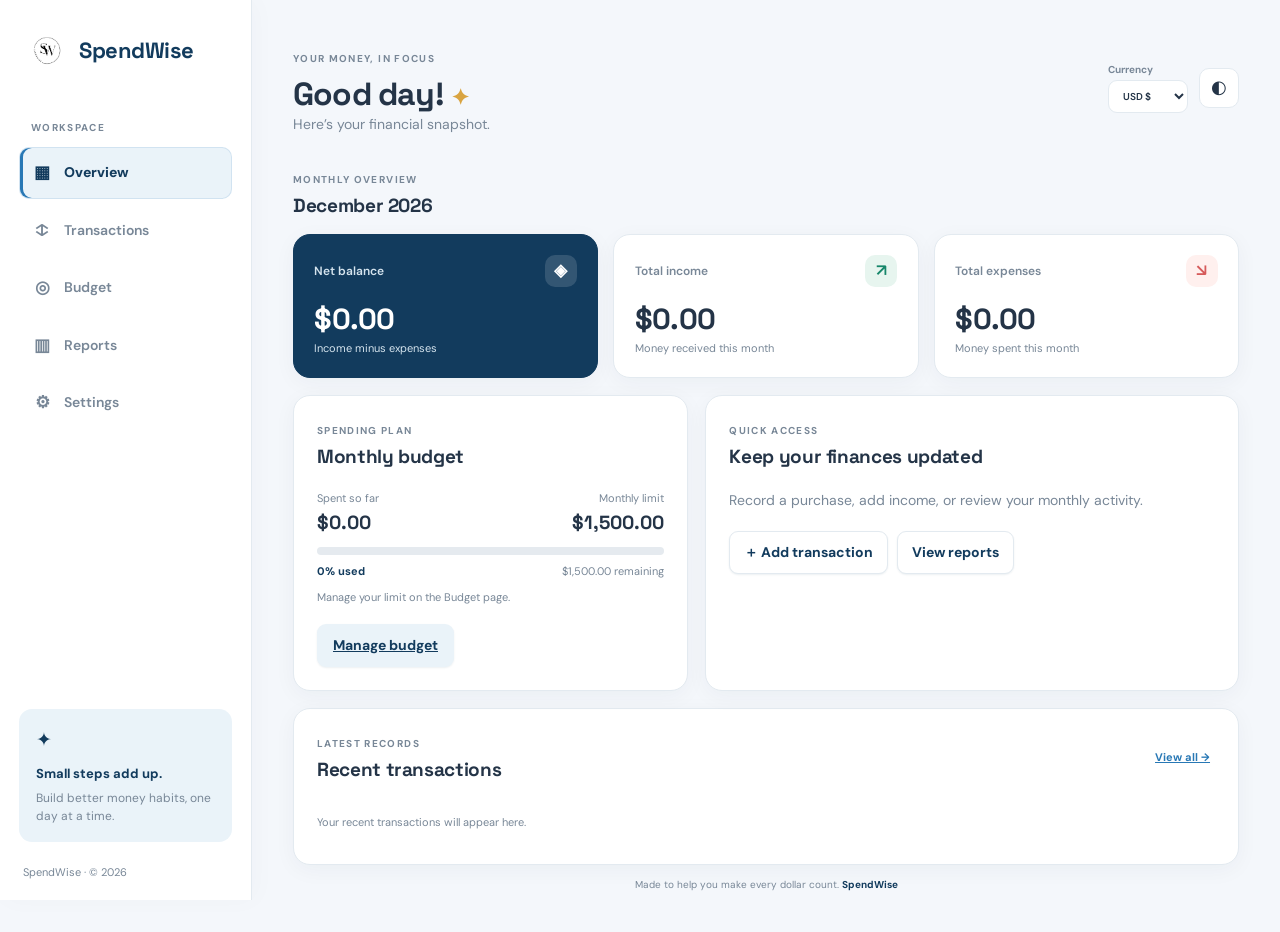
<file: index.html>
<!doctype html><html lang="en"><head><meta charset="utf-8"><meta name="viewport" content="width=device-width, initial-scale=1"><meta name="theme-color" content="#123b5d"><title>Overview | SpendWise</title><link rel="icon" href="./Assets/Logo.jpg"><link rel="preconnect" href="https://fonts.googleapis.com"><link rel="preconnect" href="https://fonts.gstatic.com" crossorigin><link href="https://fonts.googleapis.com/css2?family=DM+Sans:wght@400;500;600;700&family=Space+Grotesk:wght@500;600;700&display=swap" rel="stylesheet"><link rel="stylesheet" href="./styles.css?v=20261110-responsive-2"><script src="./js/app.js" defer></script><script src="./js/dashboard.js" defer></script></head><body><div class="app-shell"><aside class="sidebar"><a class="brand" href="./index.html"><img src="./Assets/Logo.jpg" alt="" width="42" height="42"><span>SpendWise</span></a><div class="nav-caption">WORKSPACE</div><nav class="navigation" aria-label="Main navigation"><a class="nav-link active" href="./index.html"><span>▦</span> Overview</a><a class="nav-link" href="./transactions.html"><span>↕</span> Transactions</a><a class="nav-link" href="./budget.html"><span>◎</span> Budget</a><a class="nav-link" href="./reports.html"><span>▥</span> Reports</a><a class="nav-link" href="./settings.html"><span>⚙</span> Settings</a></nav><div class="sidebar-bottom"><div class="sidebar-note"><span class="note-icon">✦</span><strong>Small steps add up.</strong><p>Build better money habits, one day at a time.</p></div><div class="sidebar-footer">SpendWise · © <span id="currentYear"></span></div></div></aside><main class="main-content"><header class="topbar"><div><p class="eyebrow">YOUR MONEY, IN FOCUS</p><h1>Good day! <span class="wave">✦</span></h1><p class="page-subtitle">Here’s your financial snapshot.</p></div><div class="topbar-actions"><label class="currency-control"><span>Currency</span><select id="currencySelect"><option value="USD">USD $</option><option value="KES">KES KSh</option><option value="SSP">SSP £</option><option value="EUR">EUR €</option><option value="GBP">GBP £</option></select></label><button class="icon-button theme-button" id="themeToggle" type="button" aria-label="Toggle dark theme">◐</button></div></header><section class="month-toolbar"><div><span class="eyebrow">MONTHLY OVERVIEW</span><h2 id="monthLabel"></h2></div></section><section class="summary-grid"><article class="summary-card balance-card"><div class="summary-top"><span>Net balance</span><span class="summary-icon">◈</span></div><strong id="netBalance"></strong><p>Income minus expenses</p></article><article class="summary-card"><div class="summary-top"><span>Total income</span><span class="summary-icon income-icon">↗</span></div><strong id="totalIncome"></strong><p>Money received this month</p></article><article class="summary-card"><div class="summary-top"><span>Total expenses</span><span class="summary-icon expense-icon">↘</span></div><strong id="totalExpenses"></strong><p>Money spent this month</p></article></section><section class="content-grid"><article class="panel"><div class="panel-heading"><div><span class="eyebrow">SPENDING PLAN</span><h2>Monthly budget</h2></div></div><div class="budget-numbers"><div><span class="muted">Spent so far</span><strong id="spent"></strong></div><div class="align-right"><span class="muted">Monthly limit</span><strong id="limit"></strong></div></div><div class="progress-track"><span id="progress"></span></div><div class="progress-meta"><strong id="percent"></strong><span id="remaining"></span></div><p class="budget-message">Manage your limit on the Budget page.</p><a class="button button-secondary" href="./budget.html">Manage budget</a></article><article class="panel"><div class="panel-heading"><div><span class="eyebrow">QUICK ACCESS</span><h2>Keep your finances updated</h2></div></div><p class="page-subtitle">Record a purchase, add income, or review your monthly activity.</p><div class="quick-links"><a class="button button-primary" href="./transactions.html">＋ Add transaction</a><a class="button button-secondary" href="./reports.html">View reports</a></div></article></section><section class="panel"><div class="panel-heading"><div><span class="eyebrow">LATEST RECORDS</span><h2>Recent transactions</h2></div><a class="text-button" href="./transactions.html">View all →</a></div><div id="recentList" class="transaction-list"></div><p class="muted" id="noRecent">Your recent transactions will appear here.</p></section><footer class="main-footer">Made to help you make every dollar count. <span>SpendWise</span></footer></main></div><div class="toast" id="toast" role="status" aria-live="polite"></div></body></html>
</file>
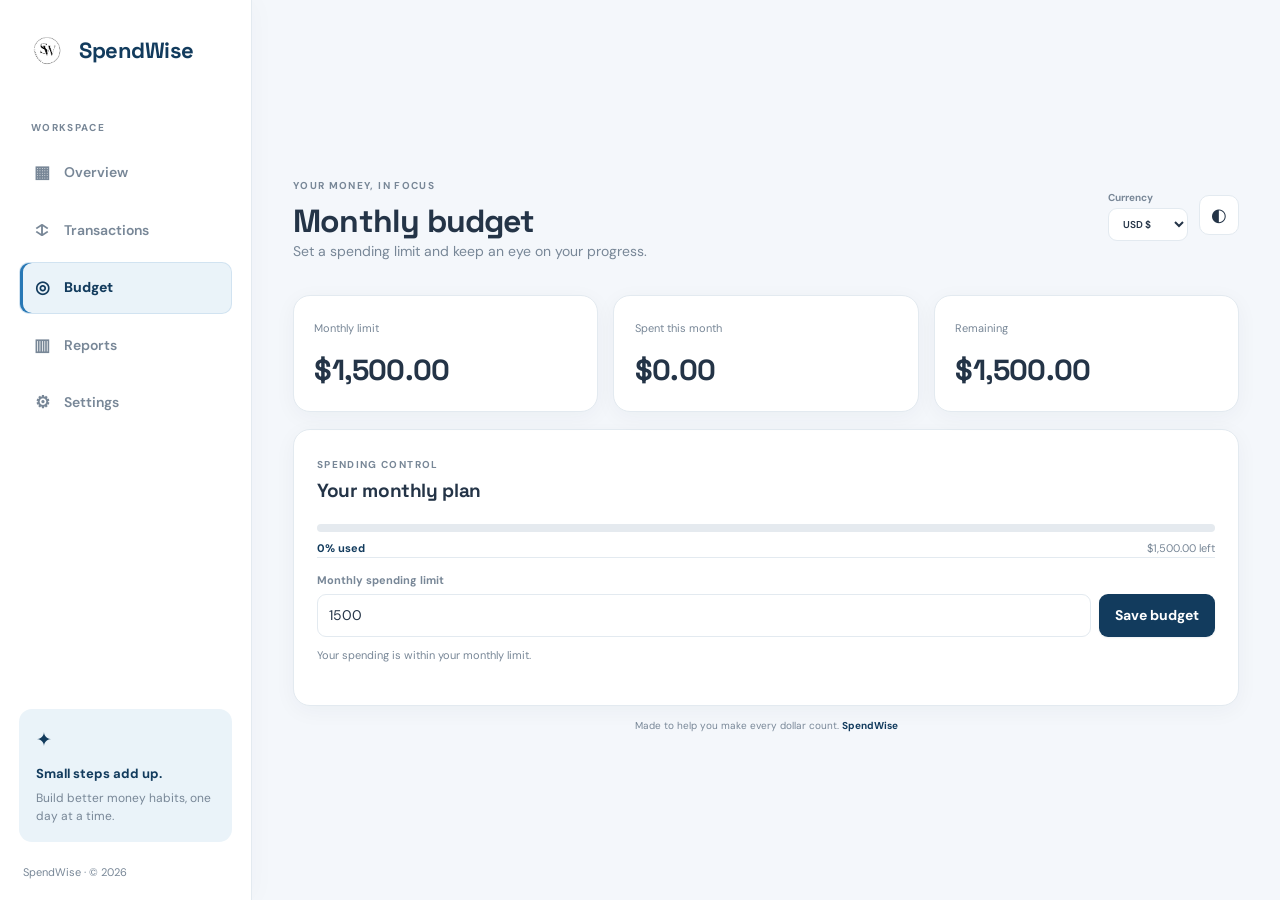
<file: budget.html>
<!doctype html><html lang="en"><head><meta charset="utf-8"><meta name="viewport" content="width=device-width, initial-scale=1"><meta name="theme-color" content="#123b5d"><title>Monthly budget | SpendWise</title><link rel="icon" href="./Assets/Logo.jpg"><link rel="preconnect" href="https://fonts.googleapis.com"><link rel="preconnect" href="https://fonts.gstatic.com" crossorigin><link href="https://fonts.googleapis.com/css2?family=DM+Sans:wght@400;500;600;700&family=Space+Grotesk:wght@500;600;700&display=swap" rel="stylesheet"><link rel="stylesheet" href="./styles.css?v=20261110-responsive-2"><script src="./js/app.js" defer></script><script src="./js/budget.js" defer></script></head><body><div class="app-shell"><aside class="sidebar"><a class="brand" href="./index.html"><img src="./Assets/Logo.jpg" alt="" width="42" height="42"><span>SpendWise</span></a><div class="nav-caption">WORKSPACE</div><nav class="navigation" aria-label="Main navigation"><a class="nav-link" href="./index.html"><span>▦</span> Overview</a><a class="nav-link" href="./transactions.html"><span>↕</span> Transactions</a><a class="nav-link" href="./budget.html"><span>◎</span> Budget</a><a class="nav-link" href="./reports.html"><span>▥</span> Reports</a><a class="nav-link" href="./settings.html"><span>⚙</span> Settings</a></nav><div class="sidebar-bottom"><div class="sidebar-note"><span class="note-icon">✦</span><strong>Small steps add up.</strong><p>Build better money habits, one day at a time.</p></div><div class="sidebar-footer">SpendWise · © <span id="currentYear"></span></div></div></aside><main class="main-content"><header class="topbar"><div><p class="eyebrow">YOUR MONEY, IN FOCUS</p><h1>Monthly budget</h1><p class="page-subtitle">Set a spending limit and keep an eye on your progress.</p></div><div class="topbar-actions"><label class="currency-control"><span>Currency</span><select id="currencySelect"><option value="USD">USD $</option><option value="KES">KES KSh</option><option value="SSP">SSP £</option><option value="EUR">EUR €</option><option value="GBP">GBP £</option></select></label><button class="icon-button theme-button" id="themeToggle" type="button" aria-label="Toggle dark theme">◐</button></div></header><section class="summary-grid"><article class="summary-card"><span class="muted">Monthly limit</span><strong id="budgetLimit"></strong></article><article class="summary-card"><span class="muted">Spent this month</span><strong id="budgetSpent"></strong></article><article class="summary-card"><span class="muted">Remaining</span><strong id="budgetRemaining"></strong></article></section><section class="panel"><div class="panel-heading"><div><span class="eyebrow">SPENDING CONTROL</span><h2>Your monthly plan</h2></div></div><div class="progress-track"><span id="budgetProgress"></span></div><div class="progress-meta"><strong id="budgetPercent"></strong><span id="budgetStatus"></span></div><form id="budgetForm" class="budget-form"><label for="budgetInput">Monthly spending limit</label><div class="inline-form"><input id="budgetInput" type="number" min="0" step="0.01" required><button class="button button-primary" type="submit">Save budget</button></div></form><p class="budget-message" id="budgetMessage"></p></section><footer class="main-footer">Made to help you make every dollar count. <span>SpendWise</span></footer></main></div><div class="toast" id="toast" role="status" aria-live="polite"></div></body></html>
</file>
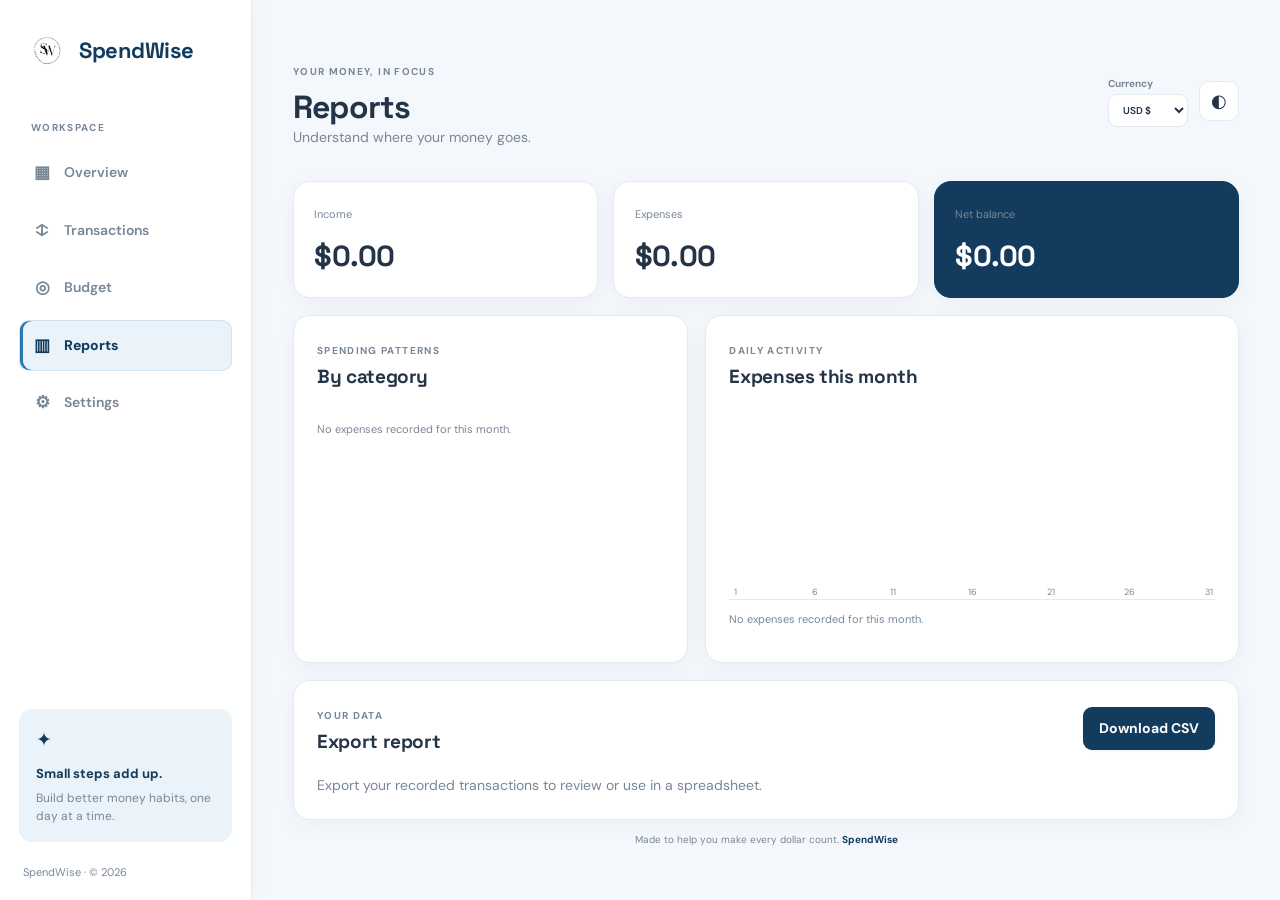
<file: reports.html>
<!doctype html><html lang="en"><head><meta charset="utf-8"><meta name="viewport" content="width=device-width, initial-scale=1"><meta name="theme-color" content="#123b5d"><title>Reports | SpendWise</title><link rel="icon" href="./Assets/Logo.jpg"><link rel="preconnect" href="https://fonts.googleapis.com"><link rel="preconnect" href="https://fonts.gstatic.com" crossorigin><link href="https://fonts.googleapis.com/css2?family=DM+Sans:wght@400;500;600;700&family=Space+Grotesk:wght@500;600;700&display=swap" rel="stylesheet"><link rel="stylesheet" href="./styles.css?v=20261110-responsive-2"><script src="./js/app.js" defer></script><script src="./js/reports.js" defer></script></head><body><div class="app-shell"><aside class="sidebar"><a class="brand" href="./index.html"><img src="./Assets/Logo.jpg" alt="" width="42" height="42"><span>SpendWise</span></a><div class="nav-caption">WORKSPACE</div><nav class="navigation" aria-label="Main navigation"><a class="nav-link" href="./index.html"><span>▦</span> Overview</a><a class="nav-link" href="./transactions.html"><span>↕</span> Transactions</a><a class="nav-link" href="./budget.html"><span>◎</span> Budget</a><a class="nav-link" href="./reports.html"><span>▥</span> Reports</a><a class="nav-link" href="./settings.html"><span>⚙</span> Settings</a></nav><div class="sidebar-bottom"><div class="sidebar-note"><span class="note-icon">✦</span><strong>Small steps add up.</strong><p>Build better money habits, one day at a time.</p></div><div class="sidebar-footer">SpendWise · © <span id="currentYear"></span></div></div></aside><main class="main-content"><header class="topbar"><div><p class="eyebrow">YOUR MONEY, IN FOCUS</p><h1>Reports</h1><p class="page-subtitle">Understand where your money goes.</p></div><div class="topbar-actions"><label class="currency-control"><span>Currency</span><select id="currencySelect"><option value="USD">USD $</option><option value="KES">KES KSh</option><option value="SSP">SSP £</option><option value="EUR">EUR €</option><option value="GBP">GBP £</option></select></label><button class="icon-button theme-button" id="themeToggle" type="button" aria-label="Toggle dark theme">◐</button></div></header><section class="summary-grid"><article class="summary-card"><span class="muted">Income</span><strong id="reportIncome"></strong></article><article class="summary-card"><span class="muted">Expenses</span><strong id="reportExpenses"></strong></article><article class="summary-card balance-card"><span class="muted">Net balance</span><strong id="reportBalance"></strong></article></section><section class="content-grid"><article class="panel"><div class="panel-heading"><div><span class="eyebrow">SPENDING PATTERNS</span><h2>By category</h2></div></div><div id="categoryBreakdown" class="category-breakdown"></div></article><article class="panel"><div class="panel-heading"><div><span class="eyebrow">DAILY ACTIVITY</span><h2>Expenses this month</h2></div></div><div id="spendingChart" class="spending-chart report-chart"></div><p class="muted" id="chartEmpty">No expenses recorded for this month.</p></article></section><section class="panel"><div class="panel-heading"><div><span class="eyebrow">YOUR DATA</span><h2>Export report</h2></div><button class="button button-primary" id="exportCsv">Download CSV</button></div><p class="page-subtitle">Export your recorded transactions to review or use in a spreadsheet.</p></section><footer class="main-footer">Made to help you make every dollar count. <span>SpendWise</span></footer></main></div><div class="toast" id="toast" role="status" aria-live="polite"></div></body></html>
</file>
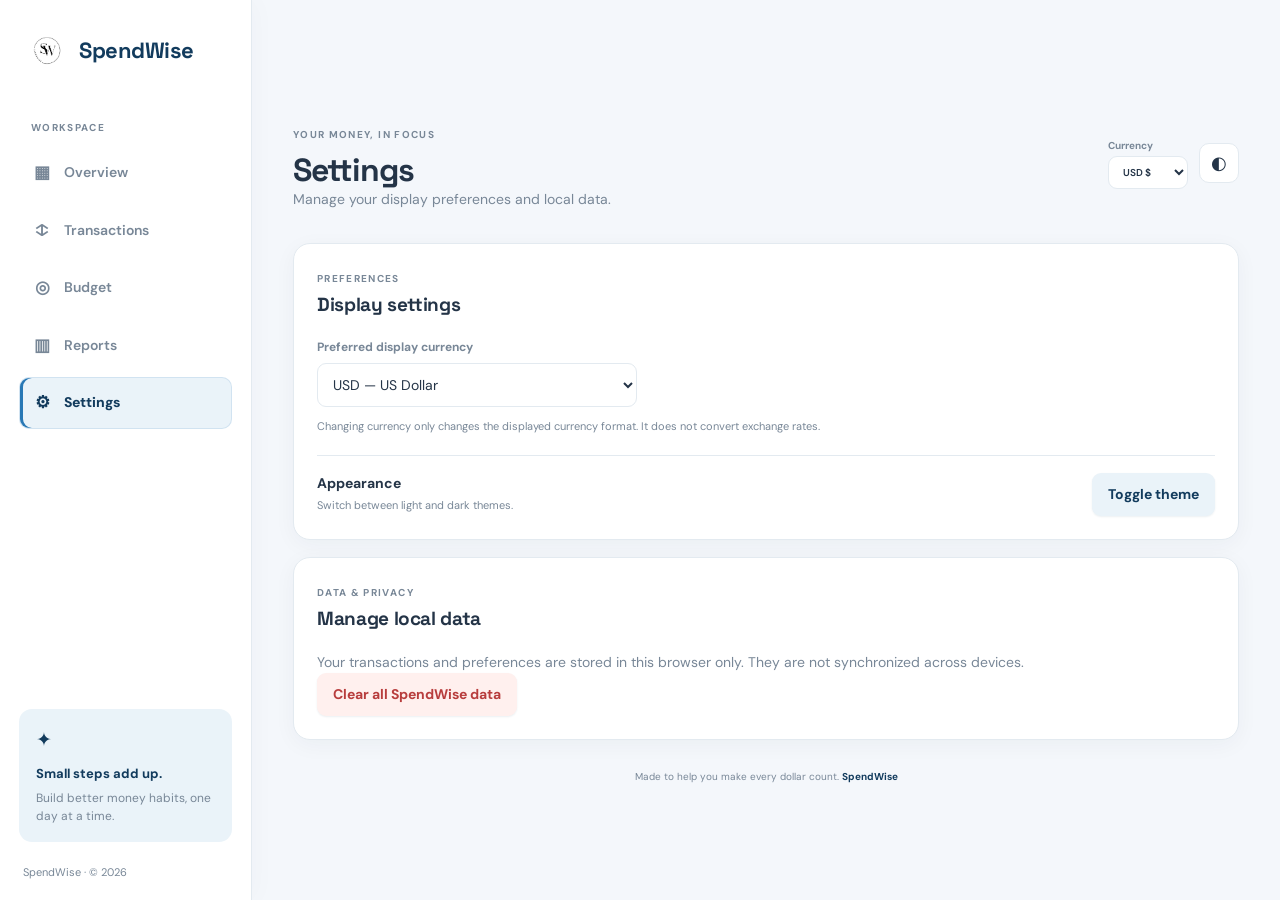
<file: settings.html>
<!doctype html><html lang="en"><head><meta charset="utf-8"><meta name="viewport" content="width=device-width, initial-scale=1"><meta name="theme-color" content="#123b5d"><title>Settings | SpendWise</title><link rel="icon" href="./Assets/Logo.jpg"><link rel="preconnect" href="https://fonts.googleapis.com"><link rel="preconnect" href="https://fonts.gstatic.com" crossorigin><link href="https://fonts.googleapis.com/css2?family=DM+Sans:wght@400;500;600;700&family=Space+Grotesk:wght@500;600;700&display=swap" rel="stylesheet"><link rel="stylesheet" href="./styles.css?v=20261110-responsive-2"><script src="./js/app.js" defer></script><script src="./js/settings.js" defer></script></head><body><div class="app-shell"><aside class="sidebar"><a class="brand" href="./index.html"><img src="./Assets/Logo.jpg" alt="" width="42" height="42"><span>SpendWise</span></a><div class="nav-caption">WORKSPACE</div><nav class="navigation" aria-label="Main navigation"><a class="nav-link" href="./index.html"><span>▦</span> Overview</a><a class="nav-link" href="./transactions.html"><span>↕</span> Transactions</a><a class="nav-link" href="./budget.html"><span>◎</span> Budget</a><a class="nav-link" href="./reports.html"><span>▥</span> Reports</a><a class="nav-link" href="./settings.html"><span>⚙</span> Settings</a></nav><div class="sidebar-bottom"><div class="sidebar-note"><span class="note-icon">✦</span><strong>Small steps add up.</strong><p>Build better money habits, one day at a time.</p></div><div class="sidebar-footer">SpendWise · © <span id="currentYear"></span></div></div></aside><main class="main-content"><header class="topbar"><div><p class="eyebrow">YOUR MONEY, IN FOCUS</p><h1>Settings</h1><p class="page-subtitle">Manage your display preferences and local data.</p></div><div class="topbar-actions"><label class="currency-control"><span>Currency</span><select id="currencySelect"><option value="USD">USD $</option><option value="KES">KES KSh</option><option value="SSP">SSP £</option><option value="EUR">EUR €</option><option value="GBP">GBP £</option></select></label><button class="icon-button theme-button" id="themeToggle" type="button" aria-label="Toggle dark theme">◐</button></div></header><section class="panel settings-panel"><div class="panel-heading"><div><span class="eyebrow">PREFERENCES</span><h2>Display settings</h2></div></div><label for="settingsCurrency">Preferred display currency</label><select id="settingsCurrency"><option value="USD">USD — US Dollar</option><option value="KES">KES — Kenyan Shilling</option><option value="SSP">SSP — South Sudanese Pound</option><option value="EUR">EUR — Euro</option><option value="GBP">GBP — British Pound</option></select><p class="muted">Changing currency only changes the displayed currency format. It does not convert exchange rates.</p><div class="settings-row"><div><strong>Appearance</strong><p class="muted">Switch between light and dark themes.</p></div><button class="button button-secondary" id="settingsTheme">Toggle theme</button></div></section><section class="panel settings-panel"><div class="panel-heading"><div><span class="eyebrow">DATA & PRIVACY</span><h2>Manage local data</h2></div></div><p class="page-subtitle">Your transactions and preferences are stored in this browser only. They are not synchronized across devices.</p><button class="button button-danger" id="clearData">Clear all SpendWise data</button></section><footer class="main-footer">Made to help you make every dollar count. <span>SpendWise</span></footer></main></div><div class="toast" id="toast" role="status" aria-live="polite"></div></body></html>
</file>
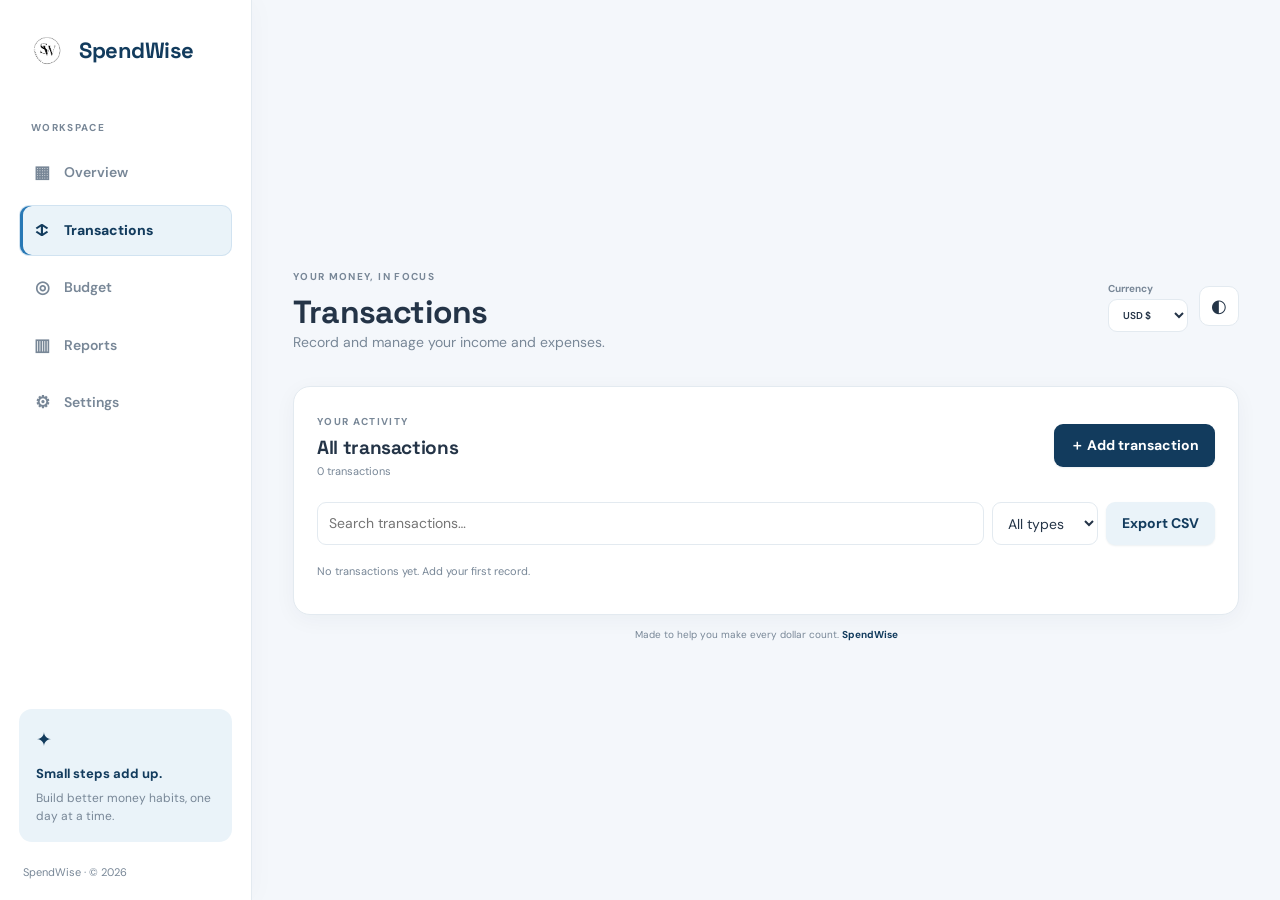
<file: transactions.html>
<!doctype html><html lang="en"><head><meta charset="utf-8"><meta name="viewport" content="width=device-width, initial-scale=1"><meta name="theme-color" content="#123b5d"><title>Transactions | SpendWise</title><link rel="icon" href="./Assets/Logo.jpg"><link rel="preconnect" href="https://fonts.googleapis.com"><link rel="preconnect" href="https://fonts.gstatic.com" crossorigin><link href="https://fonts.googleapis.com/css2?family=DM+Sans:wght@400;500;600;700&family=Space+Grotesk:wght@500;600;700&display=swap" rel="stylesheet"><link rel="stylesheet" href="./styles.css?v=20261110-responsive-2"><script src="./js/app.js" defer></script><script src="./js/transactions.js" defer></script></head><body><div class="app-shell"><aside class="sidebar"><a class="brand" href="./index.html"><img src="./Assets/Logo.jpg" alt="" width="42" height="42"><span>SpendWise</span></a><div class="nav-caption">WORKSPACE</div><nav class="navigation" aria-label="Main navigation"><a class="nav-link" href="./index.html"><span>▦</span> Overview</a><a class="nav-link" href="./transactions.html"><span>↕</span> Transactions</a><a class="nav-link" href="./budget.html"><span>◎</span> Budget</a><a class="nav-link" href="./reports.html"><span>▥</span> Reports</a><a class="nav-link" href="./settings.html"><span>⚙</span> Settings</a></nav><div class="sidebar-bottom"><div class="sidebar-note"><span class="note-icon">✦</span><strong>Small steps add up.</strong><p>Build better money habits, one day at a time.</p></div><div class="sidebar-footer">SpendWise · © <span id="currentYear"></span></div></div></aside><main class="main-content"><header class="topbar"><div><p class="eyebrow">YOUR MONEY, IN FOCUS</p><h1>Transactions</h1><p class="page-subtitle">Record and manage your income and expenses.</p></div><div class="topbar-actions"><label class="currency-control"><span>Currency</span><select id="currencySelect"><option value="USD">USD $</option><option value="KES">KES KSh</option><option value="SSP">SSP £</option><option value="EUR">EUR €</option><option value="GBP">GBP £</option></select></label><button class="icon-button theme-button" id="themeToggle" type="button" aria-label="Toggle dark theme">◐</button></div></header><section class="panel"><div class="panel-heading"><div><span class="eyebrow">YOUR ACTIVITY</span><h2>All transactions</h2><span class="muted" id="transactionCount"></span></div><button class="button button-primary" id="addTransaction">＋ Add transaction</button></div><div class="transaction-tools"><input id="transactionSearch" type="search" placeholder="Search transactions…" aria-label="Search transactions"><select id="transactionFilter"><option value="all">All types</option><option value="expense">Expenses</option><option value="income">Income</option></select><button class="button button-secondary" id="exportCsv">Export CSV</button></div><div id="transactionList" class="transaction-list"></div><p class="muted" id="emptyState">No transactions yet. Add your first record.</p></section><dialog class="transaction-modal" id="transactionModal"><form id="transactionForm" class="modal-card"><div class="modal-heading"><div><span class="eyebrow">TRANSACTION DETAILS</span><h2 id="modalTitle">Add transaction</h2></div><button class="icon-button" id="closeModal" type="button">×</button></div><label for="transactionType">Type</label><select id="transactionType"><option value="expense">Expense</option><option value="income">Income</option></select><label for="transactionTitle">Description</label><input id="transactionTitle" maxlength="70" required placeholder="e.g. Weekly groceries"><div class="form-row"><div><label for="transactionAmount">Amount</label><input id="transactionAmount" type="number" min="0.01" step="0.01" required></div><div><label for="transactionCategory">Category</label><select id="transactionCategory"></select></div></div><label for="transactionDate">Date</label><input id="transactionDate" type="date" required><label for="transactionNote">Note (optional)</label><textarea id="transactionNote" rows="2" maxlength="180"></textarea><div class="modal-actions"><button class="button button-secondary" id="cancelModal" type="button">Cancel</button><button class="button button-primary" type="submit">Save transaction</button></div></form></dialog><footer class="main-footer">Made to help you make every dollar count. <span>SpendWise</span></footer></main></div><div class="toast" id="toast" role="status" aria-live="polite"></div></body></html>
</file>
<file: styles.css>
:root{--navy:#123b5d;--blue:#2878b5;--blue-soft:#eaf3f9;--bg:#f4f7fb;--surface:#fff;--text:#243447;--muted:#788797;--border:#e3eaf0;--green:#16866a;--red:#d65a5a;--shadow:0 8px 26px rgba(22,54,79,.055);--radius:17px;color-scheme:light}
:root[data-theme="dark"]{--navy:#a6d5f2;--blue:#5aa9d9;--blue-soft:#1c3546;--bg:#101a23;--surface:#192733;--text:#e7eef4;--muted:#9eafbd;--border:#30414e;--green:#5cc6a2;--red:#f18a8a;--shadow:0 8px 26px rgba(0,0,0,.16);color-scheme:dark}
*{box-sizing:border-box}html{scroll-behavior:smooth}body{margin:0;background:var(--bg);color:var(--text);font-family:"DM Sans",sans-serif;font-size:14px;line-height:1.5}button,input,select,textarea{font:inherit}button{cursor:pointer}button:focus-visible,a:focus-visible,input:focus-visible,select:focus-visible,textarea:focus-visible{outline:3px solid color-mix(in srgb,var(--blue) 40%,transparent);outline-offset:2px}.app-shell{min-height:100vh;display:grid;grid-template-columns:248px minmax(0,1fr)}.sidebar{position:sticky;top:0;height:100vh;padding:29px 19px 20px;background:var(--surface);border-right:1px solid var(--border);display:flex;flex-direction:column}.brand{display:flex;align-items:center;gap:11px;margin:0 0 49px 7px;color:var(--navy);font:700 22px "Space Grotesk",sans-serif;text-decoration:none}.brand img{border-radius:12px;object-fit:cover}.nav-caption,.eyebrow{font-size:10px;font-weight:700;letter-spacing:1.35px;color:var(--muted)}.nav-caption{padding:0 12px;margin-bottom:12px}.navigation{display:grid;gap:6px}.nav-link{display:flex;align-items:center;gap:13px;padding:12px 13px;border-radius:10px;text-decoration:none;color:var(--muted);font-weight:600;transition:.18s}.nav-link span{width:18px;text-align:center;font-size:17px}.nav-link:hover,.nav-link.active{background:var(--blue-soft);color:var(--navy)}.sidebar-bottom{margin-top:auto}.sidebar-note{padding:17px;background:var(--blue-soft);border-radius:13px;color:var(--navy)}.note-icon{display:block;font-size:19px;margin-bottom:8px}.sidebar-note strong{font-size:13px}.sidebar-note p{margin:5px 0 0;color:var(--muted);font-size:12px}.sidebar-footer{margin:22px 4px 0;color:var(--muted);font-size:11px}.main-content{width:min(1440px,100%);margin:auto;padding:37px clamp(22px,4vw,58px) 22px}.topbar{display:flex;justify-content:space-between;align-items:center;gap:20px;margin-bottom:33px}.topbar h1{margin:5px 0 1px;font:700 clamp(25px,3vw,32px) "Space Grotesk",sans-serif;letter-spacing:-.8px}.wave{color:#d9a441;font-size:22px}.page-subtitle{margin:0;color:var(--muted)}.topbar-actions{display:flex;align-items:center;gap:11px}.currency-control{display:grid;gap:3px;color:var(--muted);font-size:10px;font-weight:700}.currency-control select{border:1px solid var(--border);background:var(--surface);color:var(--text);padding:8px 10px;border-radius:9px;font-weight:600}.button{border:0;border-radius:9px;padding:10px 15px;font-weight:700;transition:transform .15s,filter .15s}.button:hover{filter:brightness(.97);transform:translateY(-1px)}.button-primary{background:var(--navy);color:white}.button-secondary{background:var(--blue-soft);color:var(--navy)}.icon-button{width:36px;height:36px;border:1px solid var(--border);border-radius:10px;background:var(--surface);color:var(--text);font-size:20px;display:inline-grid;place-items:center}.theme-button{font-size:18px}.month-toolbar{display:flex;justify-content:space-between;align-items:center;margin-bottom:16px}.month-toolbar h2,.panel h2{font:700 19px "Space Grotesk",sans-serif;margin:4px 0 0;letter-spacing:-.35px}.month-controls{display:flex;gap:7px}.summary-grid{display:grid;grid-template-columns:repeat(3,minmax(0,1fr));gap:15px;margin-bottom:17px}.summary-card,.panel{background:var(--surface);border:1px solid var(--border);border-radius:var(--radius);box-shadow:var(--shadow)}.summary-card{padding:19px 21px;min-width:0}.summary-top{display:flex;justify-content:space-between;align-items:center;color:var(--muted);font-weight:600;font-size:12px}.summary-icon{width:32px;height:32px;display:grid;place-items:center;border-radius:10px;background:var(--blue-soft);color:var(--navy);font-size:17px}.income-icon{background:#e7f5ef;color:#16866a}.expense-icon{background:#fff0ee;color:#d65a5a}.summary-card>strong{display:block;margin:13px 0 3px;font:700 clamp(23px,3vw,29px) "Space Grotesk",sans-serif;letter-spacing:-.8px;overflow-wrap:anywhere}.summary-card p{margin:0;color:var(--muted);font-size:11px}.balance-card{background:var(--navy);border-color:var(--navy);color:#fff}.balance-card .summary-top,.balance-card p{color:#d5e4ee}.balance-card .summary-icon{background:rgba(255,255,255,.14);color:#fff}.balance-card.negative{background:#773d46;border-color:#773d46}.content-grid{display:grid;grid-template-columns:minmax(0,1fr) minmax(0,1.35fr);gap:17px;margin-bottom:17px}.panel{padding:21px;min-width:0}.panel-heading{display:flex;align-items:center;justify-content:space-between;gap:10px;margin-bottom:21px}.panel-icon{color:var(--blue);font-size:22px}.budget-numbers{display:flex;justify-content:space-between;gap:10px;margin-bottom:12px}.budget-numbers div{display:grid;gap:3px}.budget-numbers strong{font:700 19px "Space Grotesk",sans-serif}.muted{color:var(--muted);font-size:11px}.align-right{text-align:right}.progress-track,.mini-track{height:8px;border-radius:99px;background:var(--bg);overflow:hidden}.progress-track span{display:block;height:100%;width:0;border-radius:99px;background:var(--green);transition:width .25s}.progress-track span.over{background:var(--red)}.progress-meta{display:flex;justify-content:space-between;margin-top:8px;font-size:11px}.progress-meta strong{color:var(--navy)}.progress-meta span,.budget-message{color:var(--muted)}.budget-message{font-size:11px;margin:10px 0 18px}.budget-form{border-top:1px solid var(--border);padding-top:14px}.budget-form label,.modal-card label{display:block;margin:0 0 6px;font-size:11px;font-weight:700;color:var(--muted)}.inline-form{display:flex;gap:8px}.inline-form input,.modal-card input,.modal-card select,.modal-card textarea,.transaction-tools input,.transaction-tools select{min-width:0;width:100%;padding:10px 11px;border:1px solid var(--border);border-radius:9px;background:var(--surface);color:var(--text)}.inline-form input{flex:1}.inline-form button{white-space:nowrap}.chart-legend{font-size:11px;color:var(--muted)}.chart-legend i{display:inline-block;width:7px;height:7px;background:var(--blue);border-radius:50%;margin-right:5px}.chart-wrap{height:164px;position:relative}.spending-chart{height:100%;display:flex;align-items:flex-end;gap:3px;border-bottom:1px solid var(--border);padding:8px 0 0}.chart-column{height:100%;flex:1;min-width:0;display:flex;flex-direction:column;justify-content:flex-end;align-items:center;gap:5px}.chart-bar{display:block;width:min(100%,13px);min-height:0;background:linear-gradient(180deg,var(--blue),#75b5dc);border-radius:4px 4px 1px 1px}.chart-column small{height:13px;color:var(--muted);font-size:8px}.chart-empty{position:absolute;inset:25px 0 25px;display:grid;place-items:center;text-align:center;color:var(--muted);font-size:11px;pointer-events:none}.chart-empty[hidden]{display:none}.chart-footnote{color:var(--muted);font-size:10px;margin:10px 0 0}.lower-grid{grid-template-columns:minmax(0,.85fr) minmax(0,1.5fr)}.category-breakdown{display:grid;gap:15px}.category-row{display:grid;gap:7px}.category-meta{display:flex;justify-content:space-between;gap:10px;font-size:11px}.category-meta strong{font-weight:700}.mini-track{height:6px}.mini-track span{display:block;height:100%;border-radius:99px;background:var(--blue)}.empty-inline{margin:0}.transaction-heading{align-items:flex-start;margin-bottom:15px}.transaction-heading .muted{display:block;margin-top:3px}.text-button{border:0;background:none;padding:5px;color:var(--blue);font-size:11px;font-weight:700}.text-button:hover{text-decoration:underline}.transaction-tools{display:flex;gap:8px;margin-bottom:7px}.transaction-tools input{flex:1}.transaction-tools select{width:auto}.transaction-list{display:grid}.transaction-row{display:grid;grid-template-columns:35px minmax(0,1fr) auto auto;align-items:center;gap:10px;padding:11px 0;border-bottom:1px solid var(--border)}.transaction-icon{width:34px;height:34px;border-radius:10px;display:grid;place-items:center;background:var(--bg);font-size:16px}.transaction-description{display:grid;min-width:0;gap:2px}.transaction-description strong{font-size:11px;overflow:hidden;text-overflow:ellipsis;white-space:nowrap}.transaction-description span{font-size:10px;color:var(--muted)}.transaction-amount{font-size:11px;white-space:nowrap}.transaction-amount.income{color:var(--green)}.transaction-amount.expense{color:var(--red)}.transaction-actions{display:flex;gap:3px}.transaction-actions .icon-button{width:27px;height:27px;font-size:14px;border:0;background:transparent}.danger-text{color:var(--red)!important}.empty-state{padding:23px 10px;text-align:center}.empty-state[hidden]{display:none}.empty-state>span{font-size:25px;color:var(--blue)}.empty-state strong{display:block;margin-top:6px}.empty-state p{color:var(--muted);font-size:11px}.list-footer{display:flex;justify-content:flex-end;padding-top:9px}.main-footer{text-align:center;color:var(--muted);font-size:10px;padding:12px}.main-footer span{color:var(--navy);font-weight:700}.transaction-modal{border:0;padding:0;background:transparent;width:min(490px,calc(100% - 28px));max-width:none;color:var(--text)}.transaction-modal::backdrop{background:rgba(11,25,37,.55);backdrop-filter:blur(3px)}.modal-card{background:var(--surface);border:1px solid var(--border);border-radius:18px;padding:24px;box-shadow:0 20px 70px rgba(0,0,0,.2);display:grid;gap:9px}.modal-heading{display:flex;align-items:center;justify-content:space-between;margin-bottom:9px}.modal-heading h2{font:700 21px "Space Grotesk",sans-serif;margin:4px 0 0}.modal-card input,.modal-card select,.modal-card textarea{margin-bottom:5px}.modal-card textarea{resize:vertical}.form-row{display:grid;grid-template-columns:1fr 1fr;gap:10px}.modal-actions{display:flex;justify-content:flex-end;gap:8px;margin-top:10px}.toast{position:fixed;bottom:22px;left:50%;transform:translate(-50%,20px);opacity:0;pointer-events:none;background:var(--navy);color:white;padding:11px 17px;border-radius:10px;box-shadow:var(--shadow);font-size:12px;transition:.2s;z-index:10}.toast.show{opacity:1;transform:translate(-50%,0)}
@media(min-width:1500px){.main-content{padding-top:48px}.summary-card{padding:23px 25px}.panel{padding:25px}}
@media(max-width:1050px){.app-shell{grid-template-columns:210px minmax(0,1fr)}.sidebar{padding-inline:14px}.content-grid,.lower-grid{grid-template-columns:1fr}.chart-wrap{height:180px}.main-content{padding-inline:25px}}
@media(max-width:700px){.app-shell{display:block}.sidebar{position:relative;height:auto;padding:12px 15px;border-right:0;border-bottom:1px solid var(--border)}.brand{margin:0 0 12px 2px;font-size:19px}.brand img{width:35px;height:35px}.nav-caption,.sidebar-bottom{display:none}.navigation{display:flex;gap:4px;overflow-x:auto}.nav-link{white-space:nowrap;justify-content:center;padding:9px 11px;font-size:11px;flex:1}.nav-link span{font-size:14px}.main-content{padding:24px 15px 18px}.topbar{align-items:flex-start;flex-direction:column;margin-bottom:25px}.topbar-actions{width:100%;flex-wrap:wrap}.topbar-actions .button-primary{margin-left:auto}.summary-grid{grid-template-columns:1fr 1fr;gap:10px}.summary-card{padding:15px}.summary-card:first-child{grid-column:1/-1}.summary-card>strong{font-size:23px}.content-grid{gap:12px;margin-bottom:12px}.panel{padding:17px}.month-toolbar h2{font-size:17px}.transaction-row{grid-template-columns:32px minmax(0,1fr) auto}.transaction-actions{grid-column:2/-1;justify-self:end;margin-top:-4px}.transaction-amount{grid-column:3;grid-row:1}.transaction-tools{flex-wrap:wrap}.transaction-tools input{flex-basis:100%}.transaction-tools select{width:100%}.chart-wrap{height:145px}}
@media(max-width:390px){.nav-link{padding:8px 7px;font-size:10px;gap:5px}.nav-link span{display:none}.topbar-actions .button-primary{padding:9px 11px;font-size:11px}.currency-control select{max-width:105px}.summary-card{padding:13px}.summary-card>strong{font-size:20px}.panel{padding:14px}.form-row{grid-template-columns:1fr}.inline-form{flex-wrap:wrap}.inline-form button{width:100%}}
@media(prefers-reduced-motion:reduce){*,*::before,*::after{scroll-behavior:auto!important;transition:none!important;animation:none!important}}
.quick-links{display:flex;flex-wrap:wrap;gap:9px;margin-top:20px}.quick-links a{text-decoration:none}.settings-panel{margin-bottom:17px}.settings-panel>label{display:block;font-size:12px;font-weight:700;color:var(--muted);margin-bottom:7px}.settings-panel select{padding:11px;border:1px solid var(--border);border-radius:9px;background:var(--surface);color:var(--text);min-width:min(100%,320px)}.settings-row{display:flex;align-items:center;justify-content:space-between;gap:15px;border-top:1px solid var(--border);padding-top:17px;margin-top:20px}.settings-row p{margin:3px 0}.button-danger{background:#fff0ee;color:#b83d3d}.report-chart{height:190px;align-items:flex-end}.report-chart .chart-column{min-width:0}.report-chart .chart-bar{width:min(100%,14px)}.report-chart small{font-size:9px;color:var(--muted)}.empty-state{padding:20px}.transaction-actions{display:flex;gap:3px}.transaction-actions button{width:28px;height:28px;border:0;background:transparent}.progress-track span.over{background:var(--red)}@media(max-width:700px){.settings-row{align-items:flex-start;flex-direction:column}.quick-links a{flex:1;text-align:center}.report-chart{height:150px}}

/* Shared interactive button states */
.button,.icon-button,.text-button,.transaction-actions button,.quick-links a{
  -webkit-tap-highlight-color:transparent;
}
.button{
  display:inline-flex;
  align-items:center;
  justify-content:center;
  gap:7px;
  border:1px solid transparent;
  box-shadow:0 1px 2px rgba(18,59,93,.08);
  transition:background-color .18s ease,color .18s ease,border-color .18s ease,box-shadow .18s ease,transform .18s ease,filter .18s ease;
}
.button-primary:hover{
  background:var(--blue);
  box-shadow:0 6px 15px rgba(40,120,181,.2);
  transform:translateY(-2px);
}
.button-secondary:hover{
  background:var(--blue);
  color:#fff;
  box-shadow:0 5px 13px rgba(40,120,181,.16);
  transform:translateY(-2px);
}
.button-danger:hover{
  background:var(--red);
  color:#fff;
  box-shadow:0 5px 13px rgba(214,90,90,.18);
  transform:translateY(-2px);
}
.button:active,.icon-button:active,.transaction-actions button:active{
  transform:translateY(0) scale(.97);
  box-shadow:none;
}
.button:focus-visible,.icon-button:focus-visible,.text-button:focus-visible,
.transaction-actions button:focus-visible,.quick-links a:focus-visible{
  outline:3px solid color-mix(in srgb,var(--blue) 45%,transparent);
  outline-offset:3px;
}
.button:disabled,.button[aria-disabled="true"],.icon-button:disabled{
  opacity:.48;
  cursor:not-allowed;
  transform:none;
  box-shadow:none;
}
.icon-button{
  transition:background-color .18s ease,color .18s ease,border-color .18s ease,box-shadow .18s ease,transform .18s ease;
}
.icon-button:hover{
  background:var(--blue-soft);
  border-color:color-mix(in srgb,var(--blue) 35%,var(--border));
  color:var(--navy);
  box-shadow:0 3px 9px rgba(18,59,93,.08);
  transform:translateY(-1px);
}
.text-button{
  border-radius:7px;
  transition:background-color .18s ease,color .18s ease;
}
.text-button:hover{
  background:var(--blue-soft);
  color:var(--navy);
  text-decoration:none;
}
.transaction-actions button{
  display:inline-grid;
  place-items:center;
  border-radius:7px;
  color:var(--muted);
  cursor:pointer;
  transition:background-color .18s ease,color .18s ease,transform .18s ease;
}
.transaction-actions button:hover{
  background:var(--blue-soft);
  color:var(--navy);
  transform:translateY(-1px);
}
.transaction-actions button.danger-text:hover{
  background:#fff0ee;
  color:#b83d3d!important;
}
.quick-links a{
  display:inline-flex;
  align-items:center;
  justify-content:center;
  padding:10px 14px;
  border:1px solid var(--border);
  border-radius:9px;
  background:var(--surface);
  color:var(--navy);
  font-weight:700;
  transition:background-color .18s ease,color .18s ease,border-color .18s ease,box-shadow .18s ease,transform .18s ease;
}
.quick-links a:hover{
  background:var(--blue-soft);
  border-color:color-mix(in srgb,var(--blue) 35%,var(--border));
  box-shadow:0 4px 12px rgba(18,59,93,.07);
  transform:translateY(-2px);
}
@media(hover:none){
  .button:hover,.icon-button:hover,.transaction-actions button:hover,.quick-links a:hover{
    transform:none;
  }
}
@media(prefers-reduced-motion:reduce){
  .button,.icon-button,.text-button,.transaction-actions button,.quick-links a{
    transition:none!important;
  }
}


/* Persistent active/current states */
.nav-link.active{
  position:relative;
  background:var(--blue-soft);
  color:var(--navy);
  font-weight:800;
  box-shadow:inset 3px 0 0 var(--blue);
}
.button.active,.button[aria-pressed="true"],.button[aria-current="page"]{
  background:var(--blue);
  color:#fff;
  border-color:var(--blue);
  box-shadow:inset 0 1px 2px rgba(0,0,0,.12),0 2px 7px rgba(40,120,181,.14);
  transform:none;
}
.button-secondary.active,.button-secondary[aria-pressed="true"]{
  background:var(--navy);
  color:#fff;
  border-color:var(--navy);
}
.icon-button.active,.icon-button[aria-pressed="true"]{
  background:var(--blue);
  border-color:var(--blue);
  color:#fff;
  box-shadow:0 2px 8px rgba(40,120,181,.18);
}


/* =========================================================
   SpendWise UI refinement — responsive layout system
   ========================================================= */
:root{
  --content-gutter:clamp(16px,3.2vw,48px);
  --surface-raised:var(--surface);
  --focus-ring:0 0 0 4px color-mix(in srgb,var(--blue) 18%,transparent);
}
html{scroll-padding-top:24px}
body{
  min-width:320px;
  -webkit-font-smoothing:antialiased;
  text-rendering:optimizeLegibility;
}
.app-shell{grid-template-columns:252px minmax(0,1fr)}
.sidebar{
  z-index:20;
  box-shadow:4px 0 24px rgba(18,59,93,.025);
}
.brand{letter-spacing:-.45px}
.nav-link{
  min-height:44px;
  border:1px solid transparent;
}
.nav-link.active{
  border-color:color-mix(in srgb,var(--blue) 13%,transparent);
}
.main-content{
  width:min(1500px,100%);
  padding:clamp(24px,3.2vw,48px) var(--content-gutter) 28px;
}
.topbar{align-items:center}
.topbar h1{line-height:1.15}
.topbar-actions{flex-shrink:0}
.summary-grid{gap:clamp(10px,1.2vw,17px)}
.summary-card,.panel{
  box-shadow:0 5px 22px rgba(22,54,79,.045);
  transition:border-color .18s ease,box-shadow .18s ease;
}
.summary-card:hover,.panel:hover{
  border-color:color-mix(in srgb,var(--blue) 18%,var(--border));
}
.summary-card{padding:clamp(16px,1.6vw,23px)}
.panel{padding:clamp(17px,1.8vw,25px)}
.panel-heading{flex-wrap:wrap}
.button{min-height:40px}
.icon-button{min-width:40px;min-height:40px}
input,select,textarea{max-width:100%}
.inline-form input,.transaction-tools input,.transaction-tools select,
.settings-panel select{min-height:42px}
.transaction-row{min-height:58px}
.transaction-description strong{font-size:12px}
.transaction-description span{font-size:11px}
.transaction-amount{font-size:12px}
.chart-column small{font-size:9px}
.progress-track,.mini-track{background:color-mix(in srgb,var(--muted) 12%,var(--bg))}
.modal-card{max-height:min(90dvh,780px);overflow-y:auto}
.toast{width:max-content;max-width:calc(100vw - 32px);text-align:center}
:where(a,button,input,select,textarea):focus-visible{
  outline:3px solid color-mix(in srgb,var(--blue) 55%,transparent);
  outline-offset:3px;
  box-shadow:var(--focus-ring);
}

/* Wide laptops and desktop monitors */
@media(min-width:1500px){
  .app-shell{grid-template-columns:270px minmax(0,1fr)}
  .sidebar{padding-inline:22px}
  .main-content{padding-inline:clamp(44px,4vw,72px)}
  .summary-grid{gap:20px}
  .content-grid{gap:20px}
}

/* Tablet and compact laptop */
@media(max-width:1050px){
  .app-shell{grid-template-columns:210px minmax(0,1fr)}
  .sidebar{padding:24px 13px 18px}
  .brand{font-size:20px;margin-left:3px}
  .main-content{padding:28px 22px 22px}
  .summary-grid{grid-template-columns:repeat(3,minmax(0,1fr))}
  .content-grid,.lower-grid{grid-template-columns:repeat(2,minmax(0,1fr))}
  .panel{min-width:0}
  .chart-wrap{height:160px}
}

/* Small tablets and large phones */
@media(max-width:760px){
  .app-shell{display:block;min-height:100vh}
  .sidebar{
    position:sticky;
    top:0;
    height:auto;
    padding:10px 14px 9px;
    border:0;
    border-bottom:1px solid var(--border);
    box-shadow:0 5px 18px rgba(18,59,93,.07);
    background:color-mix(in srgb,var(--surface) 94%,transparent);
    backdrop-filter:blur(14px);
  }
  .brand{margin:0 0 9px 2px;font-size:19px;gap:9px}
  .brand img{width:34px;height:34px}
  .nav-caption,.sidebar-bottom{display:none}
  .navigation{
    display:flex;
    gap:5px;
    overflow-x:auto;
    overflow-y:hidden;
    padding:0 0 2px;
    scrollbar-width:none;
    -webkit-overflow-scrolling:touch;
  }
  .navigation::-webkit-scrollbar{display:none}
  .nav-link{
    flex:0 0 auto;
    min-height:39px;
    padding:8px 12px;
    font-size:11px;
    border-radius:9px;
  }
  .nav-link span{font-size:14px;width:auto}
  .nav-link.active{box-shadow:inset 0 -2px 0 var(--blue)}
  .main-content{padding:23px 16px 20px}
  .topbar{
    align-items:flex-start;
    flex-direction:row;
    flex-wrap:wrap;
    gap:14px;
    margin-bottom:22px;
  }
  .topbar>div:first-child{min-width:0;flex:1 1 220px}
  .topbar-actions{width:auto;gap:8px}
  .topbar-actions .button-primary{margin-left:0}
  .summary-grid{grid-template-columns:repeat(2,minmax(0,1fr))}
  .summary-card:first-child{grid-column:auto}
  .content-grid,.lower-grid{grid-template-columns:1fr;gap:12px}
  .panel{padding:18px}
  .month-toolbar{gap:10px;align-items:flex-end}
  .transaction-tools{flex-wrap:wrap}
  .transaction-tools input{flex:1 1 100%}
  .transaction-tools select{flex:1 1 140px;width:auto}
  .quick-links{display:grid;grid-template-columns:repeat(2,minmax(0,1fr))}
  .quick-links a{min-width:0}
  .settings-row{align-items:flex-start;flex-direction:column}
  .report-chart{height:170px}
}

/* Mobile phones */
@media(max-width:520px){
  .main-content{padding:20px 13px 18px}
  .topbar{gap:12px;margin-bottom:20px}
  .topbar h1{font-size:25px}
  .page-subtitle{font-size:12px}
  .topbar-actions{
    flex:1 1 100%;
    display:flex;
    align-items:center;
    flex-wrap:wrap;
  }
  .topbar-actions .button-primary{margin-left:auto}
  .currency-control select{min-height:39px}
  .summary-grid{gap:9px}
  .summary-card{padding:14px; border-radius:14px}
  .summary-top{font-size:11px;gap:6px}
  .summary-icon{width:29px;height:29px}
  .summary-card>strong{font-size:clamp(19px,6vw,24px);margin:10px 0 2px}
  .summary-card p{font-size:10px}
  .panel{padding:15px;border-radius:14px}
  .panel-heading{margin-bottom:15px}
  .panel h2,.month-toolbar h2{font-size:17px}
  .budget-numbers strong{font-size:17px}
  .inline-form{flex-wrap:wrap}
  .inline-form input{flex:1 1 100%}
  .inline-form button{width:100%}
  .transaction-row{
    grid-template-columns:32px minmax(0,1fr) auto;
    gap:8px;
    padding:10px 0;
  }
  .transaction-actions{
    grid-column:2/-1;
    justify-self:end;
    margin-top:-2px;
  }
  .transaction-actions button{width:34px;height:34px}
  .transaction-description strong{font-size:11px}
  .transaction-description span{font-size:10px}
  .transaction-amount{font-size:11px}
  .month-toolbar{align-items:center}
  .month-controls{flex-shrink:0}
  .month-controls .icon-button{width:36px;min-width:36px;height:36px;min-height:36px}
  .chart-wrap{height:140px}
  .report-chart{height:145px}
  .form-row{grid-template-columns:1fr}
  .modal-card{padding:18px;border-radius:15px}
  .modal-actions{display:grid;grid-template-columns:1fr 1fr}
  .modal-actions .button{width:100%}
  .quick-links{grid-template-columns:1fr}
  .quick-links a{width:100%}
  .settings-panel select{width:100%;min-width:0}
  .settings-row .button{width:100%}
  .main-footer{padding:16px 8px}
}

/* Very narrow devices */
@media(max-width:360px){
  .sidebar{padding-inline:9px}
  .brand{font-size:17px}
  .nav-link{padding:8px 9px;font-size:10px}
  .nav-link span{display:none}
  .main-content{padding-inline:10px}
  .summary-card{padding:11px}
  .summary-card>strong{font-size:18px}
  .panel{padding:12px}
  .topbar h1{font-size:23px}
  .button{padding:9px 11px;font-size:12px}
  .transaction-row{grid-template-columns:29px minmax(0,1fr) auto;gap:6px}
  .transaction-icon{width:29px;height:29px}
}

/* Prevent accidental horizontal scrolling in data-heavy sections */
.content-grid>*,.summary-grid>*,.panel,.summary-card,
.transaction-list,.transaction-row,.category-row{min-width:0}
.transaction-tools>*{max-width:100%}
@media(hover:none){
  .summary-card:hover,.panel:hover{border-color:var(--border);box-shadow:var(--shadow)}
}
@media(prefers-reduced-motion:reduce){
  .summary-card,.panel{transition:none!important}
}
</file>
